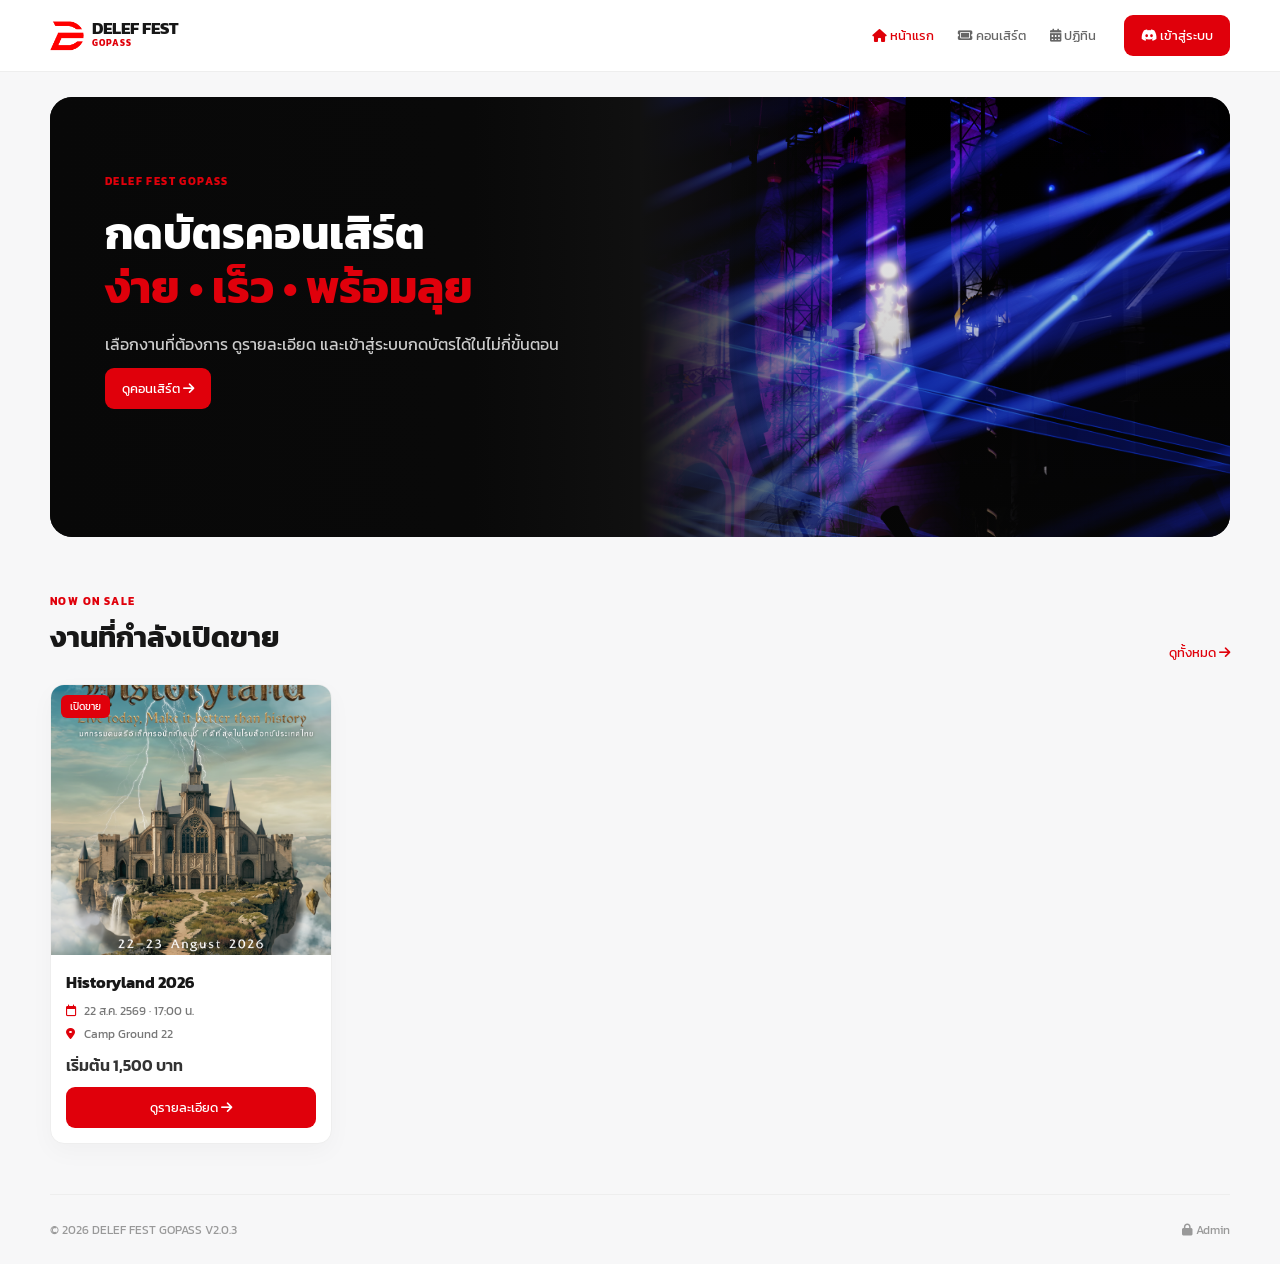
<file: index.html>
<!doctype html>
<html lang="th">

<head>
    <meta charset="utf-8">
    <meta name="viewport" content="width=device-width,initial-scale=1">

    <title>DELEF FEST GOPASS</title>

    <link rel="icon" href="images/logo1.png">

    <link href="https://fonts.googleapis.com/css2?family=Kanit:wght@300;400;500;600;700&display=swap" rel="stylesheet">

    <link rel="stylesheet"
        href="https://cdnjs.cloudflare.com/ajax/libs/font-awesome/6.7.2/css/all.min.css">

    <link rel="stylesheet" href="css/app.css">
</head>

<body>

    <header class="site-header">
        <div class="wrap nav">

            <a class="brand" href="index.html">
                <img src="images/logo1.png">
                <span>
                    DELEF FEST
                    <small>GOPASS</small>
                </span>
            </a>

            <nav>
                <a class="active" href="index.html">
                    <i class="fa-solid fa-house"></i>
                    หน้าแรก
                </a>

                <a href="events.html">
                    <i class="fa-solid fa-ticket"></i>
                    คอนเสิร์ต
                </a>

                <a href="events.html">
                    <i class="fa-solid fa-calendar-days"></i>
                    ปฏิทิน
                </a>
            </nav>

            <a class="login-btn" href="login.html">
                <i class="fa-brands fa-discord"></i>
                เข้าสู่ระบบ
            </a>

        </div>
    </header>

    <section class="hero wrap">

        <div class="hero-copy">
            <span class="kicker">DELEF FEST GOPASS</span>

            <h1>
                กดบัตรคอนเสิร์ต<br>
                <b>ง่าย • เร็ว • พร้อมลุย</b>
            </h1>

            <p>
                เลือกงานที่ต้องการ ดูรายละเอียด
                และเข้าสู่ระบบกดบัตรได้ในไม่กี่ขั้นตอน
            </p>

            <a class="btn red" href="events.html">
                ดูคอนเสิร์ต
                <i class="fa-solid fa-arrow-right"></i>
            </a>
        </div>

        <div class="hero-art">
            <img src="images/event-banner.png" alt="">
        </div>

    </section>

    <section class="wrap section">

        <div class="section-head">
            <div>
                <span class="kicker">NOW ON SALE</span>
                <h2>งานที่กำลังเปิดขาย</h2>
            </div>

            <a href="events.html">
                ดูทั้งหมด
                <i class="fa-solid fa-arrow-right"></i>
            </a>
        </div>

        <div id="homeEvents" class="cards"></div>

    </section>



    <footer>
        <div class="wrap footer">

            <span>© 2026 DELEF FEST GOPASS V2.0.3</span>

            <a href="admin/events.html">
                <i class="fa-solid fa-lock"></i>
                Admin
            </a>

        </div>
    </footer>

    <script src="js/app.js"></script>

    <script>
        renderHome();
    </script>

</body>

</html>
</file>
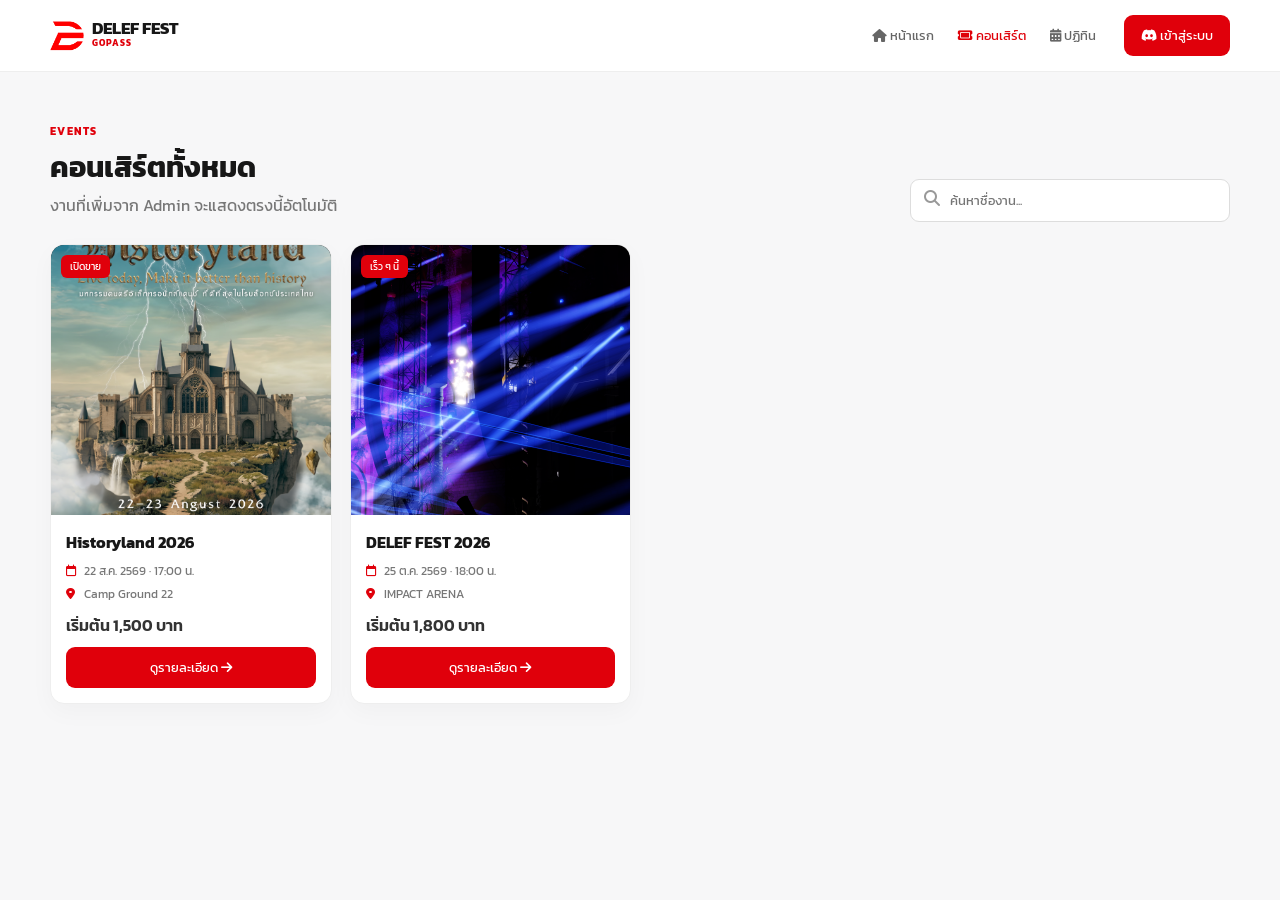
<file: events.html>
<!doctype html>
<html lang="th">

<head>
    <meta charset="utf-8">
    <meta name="viewport" content="width=device-width,initial-scale=1">

    <title>คอนเสิร์ตทั้งหมด | DELEF FEST GOPASS</title>

    <link rel="icon" href="images/logo1.png">

    <link href="https://fonts.googleapis.com/css2?family=Kanit:wght@300;400;500;600;700&display=swap" rel="stylesheet">

    <link rel="stylesheet"
        href="https://cdnjs.cloudflare.com/ajax/libs/font-awesome/6.7.2/css/all.min.css">

    <link rel="stylesheet" href="css/app.css">
</head>

<body>

    <header class="site-header">
        <div class="wrap nav">

            <a class="brand" href="index.html">
                <img src="images/logo1.png">
                <span>
                    DELEF FEST
                    <small>GOPASS</small>
                </span>
            </a>

            <nav>
                <a href="index.html">
                    <i class="fa-solid fa-house"></i>
                    หน้าแรก
                </a>

                <a class="active" href="events.html">
                    <i class="fa-solid fa-ticket"></i>
                    คอนเสิร์ต
                </a>

                <a href="events.html">
                    <i class="fa-solid fa-calendar-days"></i>
                    ปฏิทิน
                </a>
            </nav>

            <a class="login-btn" href="login.html">
                <i class="fa-brands fa-discord"></i>
                เข้าสู่ระบบ
            </a>

        </div>
    </header>

    <main class="wrap page">

        <div class="page-head">

            <div>
                <span class="kicker">EVENTS</span>
                <h1>คอนเสิร์ตทั้งหมด</h1>
                <p>งานที่เพิ่มจาก Admin จะแสดงตรงนี้อัตโนมัติ</p>
            </div>

            <div class="search">
                <i class="fa-solid fa-magnifying-glass"></i>
                <input id="search" placeholder="ค้นหาชื่องาน...">
            </div>

        </div>

        <div id="eventList" class="cards"></div>

    </main>

    <script src="js/app.js"></script>

    <script>
        renderEvents();
    </script>

</body>

</html>
</file>
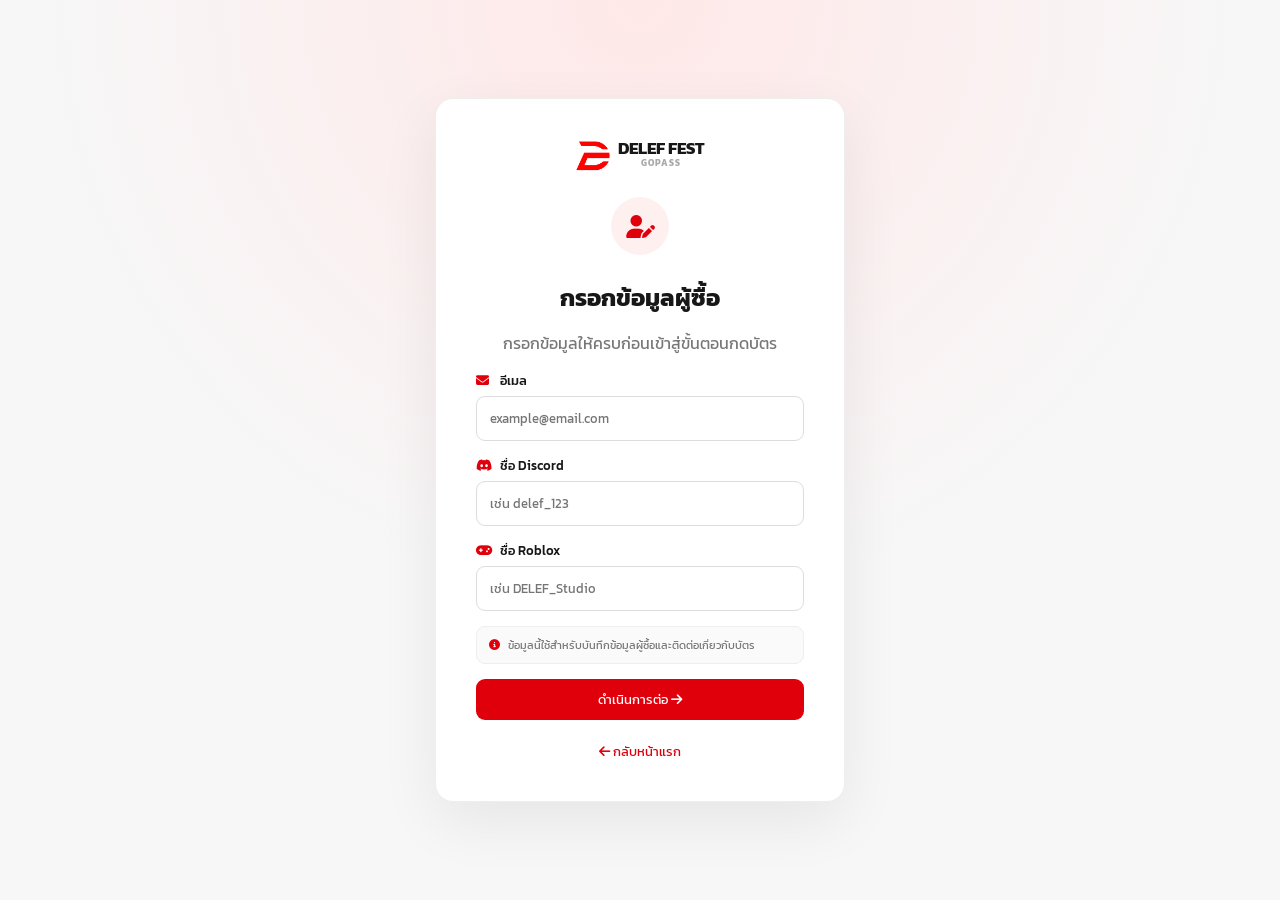
<file: login.html>
<!doctype html>
<html lang="th">
<head>
<meta charset="utf-8">
<meta name="viewport" content="width=device-width,initial-scale=1">
<title>กรอกข้อมูลผู้ซื้อ | DELEF FEST GOPASS</title>
<link rel="icon" href="images/logo1.png">
<link href="https://fonts.googleapis.com/css2?family=Kanit:wght@300;400;500;600;700&display=swap" rel="stylesheet">
<link rel="stylesheet" href="https://cdnjs.cloudflare.com/ajax/libs/font-awesome/6.7.2/css/all.min.css">
<link rel="stylesheet" href="css/app.css">
</head>
<body class="login-page">
<section class="login-box form-box">
  <a class="brand center" href="index.html">
    <img src="images/logo1.png"><span>DELEF FEST<small>GOPASS</small></span>
  </a>

  <div class="form-icon"><i class="fa-solid fa-user-pen"></i></div>
  <h1>กรอกข้อมูลผู้ซื้อ</h1>
  <p>กรอกข้อมูลให้ครบก่อนเข้าสู่ขั้นตอนกดบัตร</p>

  <form id="buyerForm">
    <label class="input-label">
      <span><i class="fa-solid fa-envelope"></i> อีเมล</span>
      <input id="email" type="email" placeholder="example@email.com" autocomplete="email" required>
    </label>

    <label class="input-label">
      <span><i class="fa-brands fa-discord"></i> ชื่อ Discord</span>
      <input id="discord" type="text" placeholder="เช่น delef_123" maxlength="50" required>
    </label>

    <label class="input-label">
      <span><i class="fa-solid fa-gamepad"></i> ชื่อ Roblox</span>
      <input id="roblox" type="text" placeholder="เช่น DELEF_Studio" maxlength="30" required>
    </label>

    <div class="form-note">
      <i class="fa-solid fa-circle-info"></i>
      ข้อมูลนี้ใช้สำหรับบันทึกข้อมูลผู้ซื้อและติดต่อเกี่ยวกับบัตร
    </div>

    <button class="btn red full" type="submit">
      ดำเนินการต่อ <i class="fa-solid fa-arrow-right"></i>
    </button>
  </form>

  <a href="index.html" class="back"><i class="fa-solid fa-arrow-left"></i> กลับหน้าแรก</a>
</section>

<script>
document.getElementById("buyerForm").addEventListener("submit", function(e){
  e.preventDefault();

  const buyer = {
    email: document.getElementById("email").value.trim(),
    discord: document.getElementById("discord").value.trim(),
    roblox: document.getElementById("roblox").value.trim(),
    savedAt: new Date().toISOString()
  };

  localStorage.setItem("delef_buyer", JSON.stringify(buyer));

  // ถ้ามีงานที่เลือกไว้ ให้ไปหน้าคิวของงานนั้น
  const id = new URLSearchParams(location.search).get("id");
  location.href = id ? "queue.html?id=" + encodeURIComponent(id) : "events.html";
});
</script>
</body>
</html>
</file>
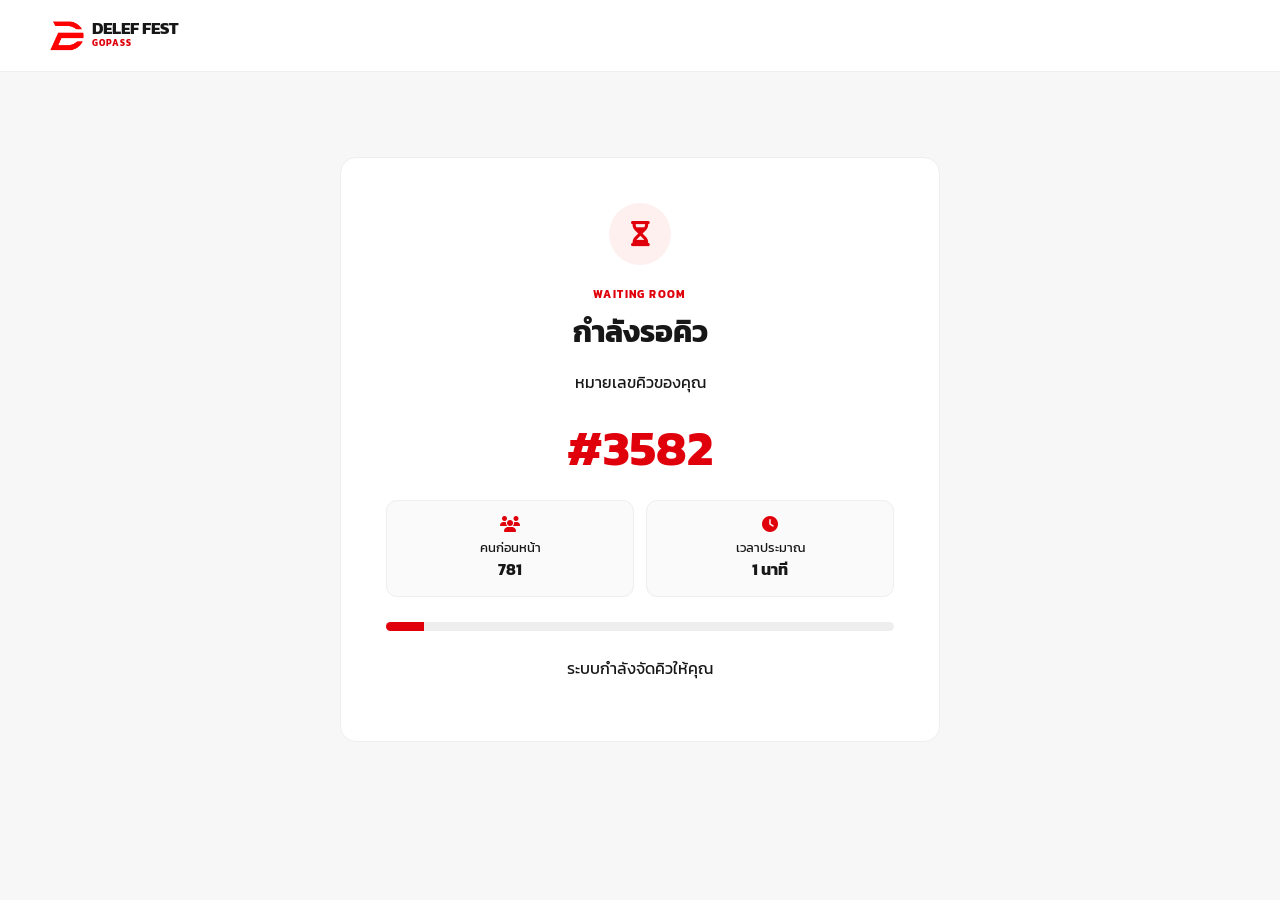
<file: queue.html>
<!doctype html>
<html lang="th">

<head>
    <meta charset="utf-8">
    <meta name="viewport" content="width=device-width,initial-scale=1">

    <title>รอคิว | DELEF FEST GOPASS</title>

    <link href="https://fonts.googleapis.com/css2?family=Kanit:wght@300;400;500;600;700&display=swap" rel="stylesheet">

    <link rel="stylesheet"
        href="https://cdnjs.cloudflare.com/ajax/libs/font-awesome/6.7.2/css/all.min.css">

    <link rel="stylesheet" href="css/app.css">
</head>

<body>

    <header class="site-header">
        <div class="wrap nav">

            <a class="brand" href="index.html">
                <img src="images/logo1.png">
                <span>
                    DELEF FEST
                    <small>GOPASS</small>
                </span>
            </a>

        </div>
    </header>

    <main class="wrap page narrow">

        <section class="queue-box">

            <div class="queue-icon">
                <i class="fa-solid fa-hourglass-half"></i>
            </div>

            <span class="kicker">WAITING ROOM</span>

            <h1>กำลังรอคิว</h1>

            <p>หมายเลขคิวของคุณ</p>

            <strong id="queueNo">#----</strong>

            <div class="queue-stats">

                <div>
                    <i class="fa-solid fa-users"></i>
                    <small>คนก่อนหน้า</small>
                    <b id="ahead">----</b>
                </div>

                <div>
                    <i class="fa-solid fa-clock"></i>
                    <small>เวลาประมาณ</small>
                    <b id="wait">-- นาที</b>
                </div>

            </div>

            <div class="progress">
                <div id="bar"></div>
            </div>

            <p id="queueStatus">ระบบกำลังจัดคิวให้คุณ</p>

        </section>

    </main>

    <script>

        const q = "#" + (Math.floor(Math.random() * 9000) + 1000);

        document.getElementById("queueNo").textContent = q;

        document.getElementById("ahead").textContent =
            (Math.floor(Math.random() * 900) + 50).toLocaleString();

        document.getElementById("wait").textContent =
            (Math.floor(Math.random() * 8) + 1) + " นาที";

        let p = 0;

        const t = setInterval(() => {

            p += 2.5;

            document.getElementById("bar").style.width = p + "%";

            if (p >= 100) {

                clearInterval(t);

                document.getElementById("queueStatus").textContent =
                    "ถึงคิวแล้ว กำลังเข้าสู่หน้าซื้อบัตร...";

                setTimeout(() => {
                    location.href = "seat.html" + location.search;
                }, 1200);

            }

        }, 300);

    </script>

</body>

</html>
</file>
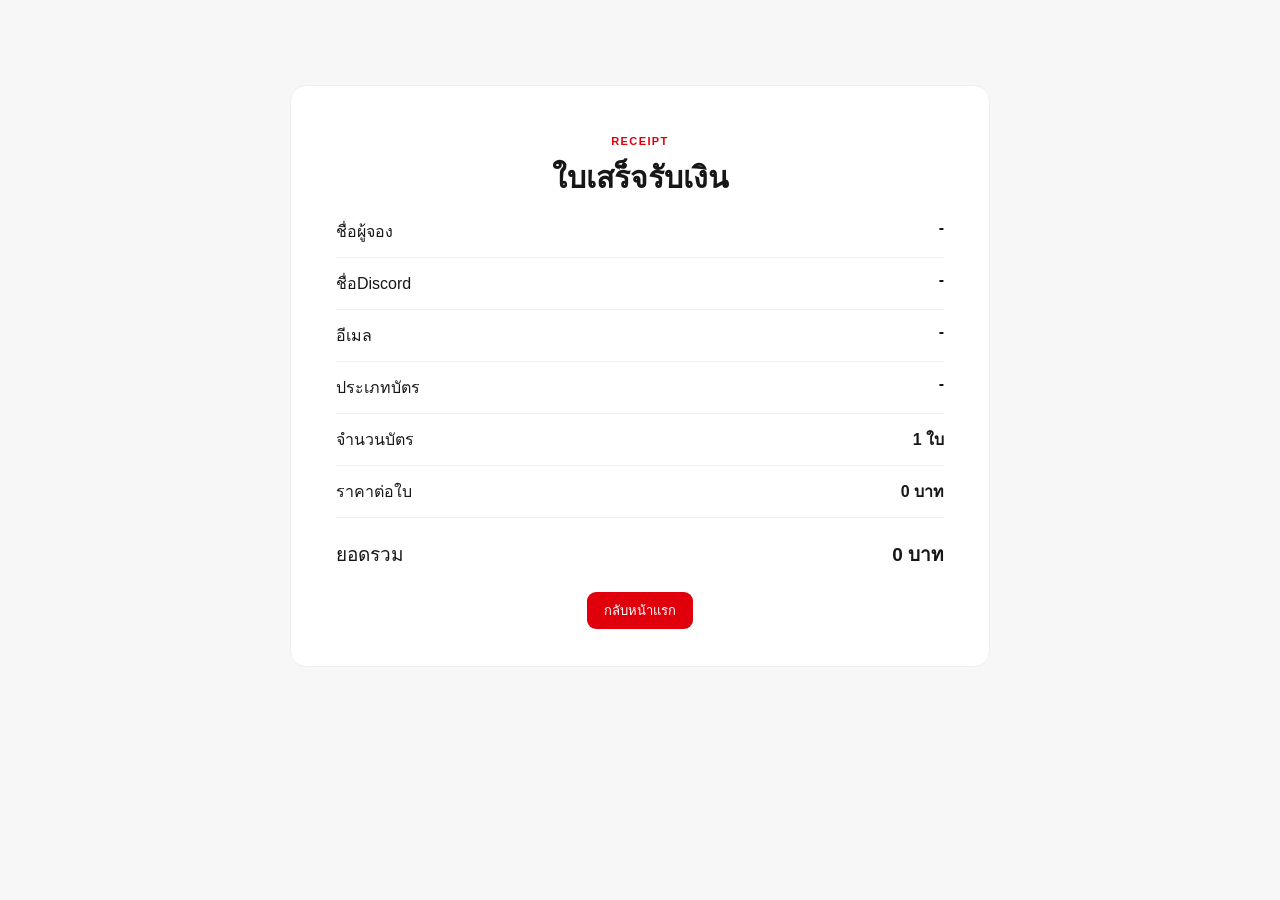
<file: receipt.html>
<!doctype html>
<html lang="th">

<head>
    <meta charset="utf-8">
    <meta name="viewport" content="width=device-width,initial-scale=1">

    <title>ใบเสร็จ | DELEF FEST GOPASS</title>

    <link rel="stylesheet" href="css/app.css">
</head>

<body class="page">

    <div class="queue-box narrow">

        <span class="kicker">RECEIPT</span>

        <h1>ใบเสร็จรับเงิน</h1>

        <div id="receipt"></div>

        <br>

        <a href="index.html" class="btn red">
            กลับหน้าแรก
        </a>

    </div>

    <script>

        const name = localStorage.getItem("customerName") || "-";
        const discordName = localStorage.getItem("customerDiscordName") || "-";
        const email = localStorage.getItem("customerEmail") || "-";

        const type = localStorage.getItem("ticketType") || "-";
        const qty = Number(localStorage.getItem("ticketQty") || 1);
        const price = Number(localStorage.getItem("ticketPrice") || 0);

        document.getElementById("receipt").innerHTML = `
            <div class="order-row">
                <span>ชื่อผู้จอง</span>
                <b>${name}</b>
            </div>

            <div class="order-row">
                <span>ชื่อDiscord</span>
                <b>${discordName}</b>
            </div>

            <div class="order-row">
                <span>อีเมล</span>
                <b>${email}</b>
            </div>

            <div class="order-row">
                <span>ประเภทบัตร</span>
                <b>${type}</b>
            </div>

            <div class="order-row">
                <span>จำนวนบัตร</span>
                <b>${qty} ใบ</b>
            </div>

            <div class="order-row">
                <span>ราคาต่อใบ</span>
                <b>${price.toLocaleString("th-TH")} บาท</b>
            </div>

            <div class="total">
                <span>ยอดรวม</span>
                <b>${(qty * price).toLocaleString("th-TH")} บาท</b>
            </div>
        `;

    </script>

</body>

</html>
</file>
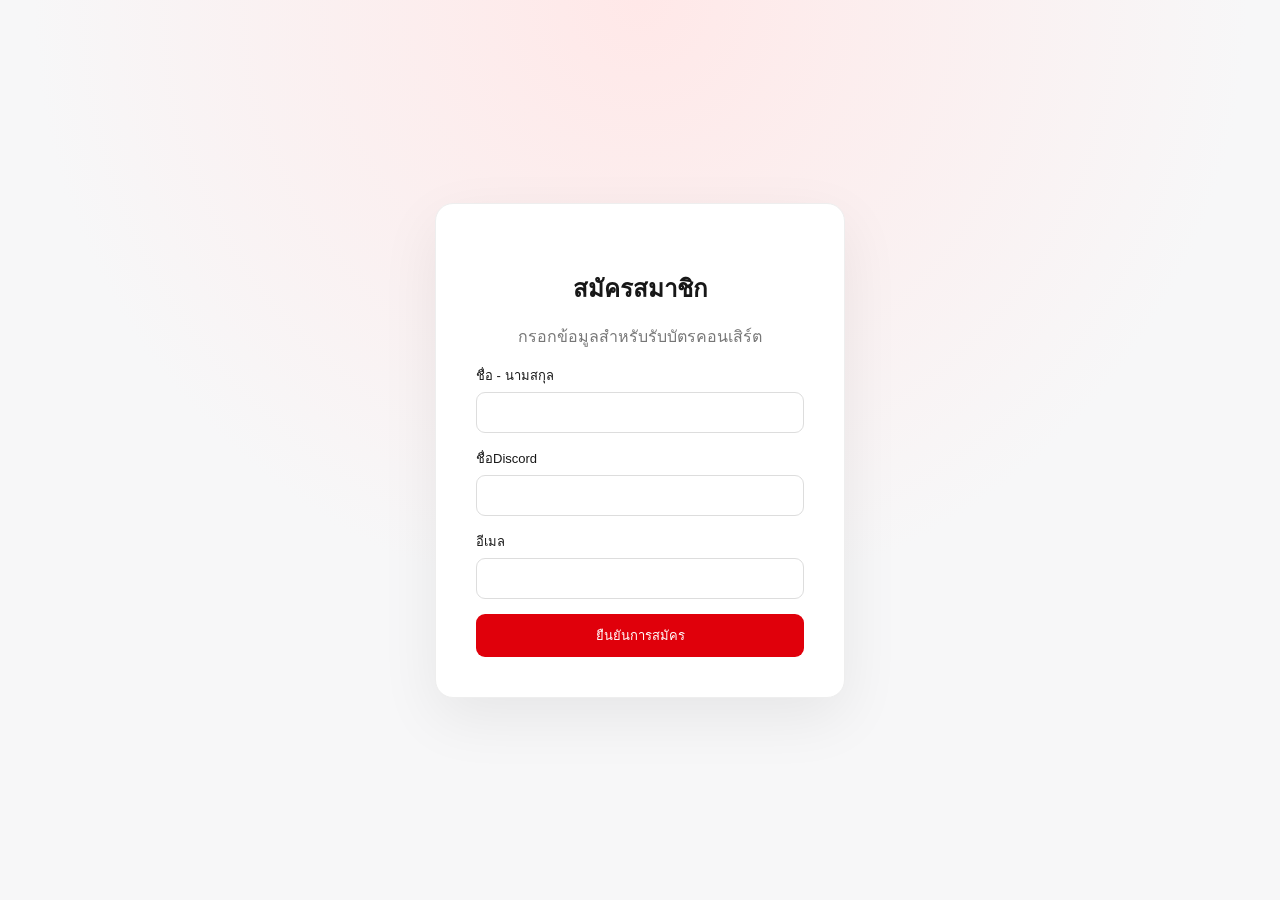
<file: register.html>
<!doctype html>
<html lang="th">

<head>
    <meta charset="utf-8">
    <meta name="viewport" content="width=device-width,initial-scale=1">

    <title>สมัครสมาชิก | DELEF FEST GOPASS</title>

    <link rel="stylesheet" href="css/app.css">
</head>

<body class="login-page">

    <section class="login-box form-box">

        <h1>สมัครสมาชิก</h1>

        <p>กรอกข้อมูลสำหรับรับบัตรคอนเสิร์ต</p>

        <form onsubmit="registerUser(event)">

            <label class="input-label">
                <span>ชื่อ - นามสกุล</span>
                <input id="name" required>
            </label>

            <label class="input-label">
                <span>ชื่อDiscord</span>
                <input id="discordName" required>
            </label>

            <label class="input-label">
                <span>อีเมล</span>
                <input id="email" type="email" required>
            </label>

            <button type="submit" class="btn red full">
                ยืนยันการสมัคร
            </button>

        </form>

    </section>

    <script>
        function registerUser(event) {
            event.preventDefault();

            localStorage.setItem(
                "customerName",
                document.getElementById("name").value
            );

            localStorage.setItem(
                "customerPhone",
                document.getElementById("phone").value
            );

            localStorage.setItem(
                "customerEmail",
                document.getElementById("email").value
            );

            location.href = "receipt.html";
        }
    </script>

</body>

</html>
</file>
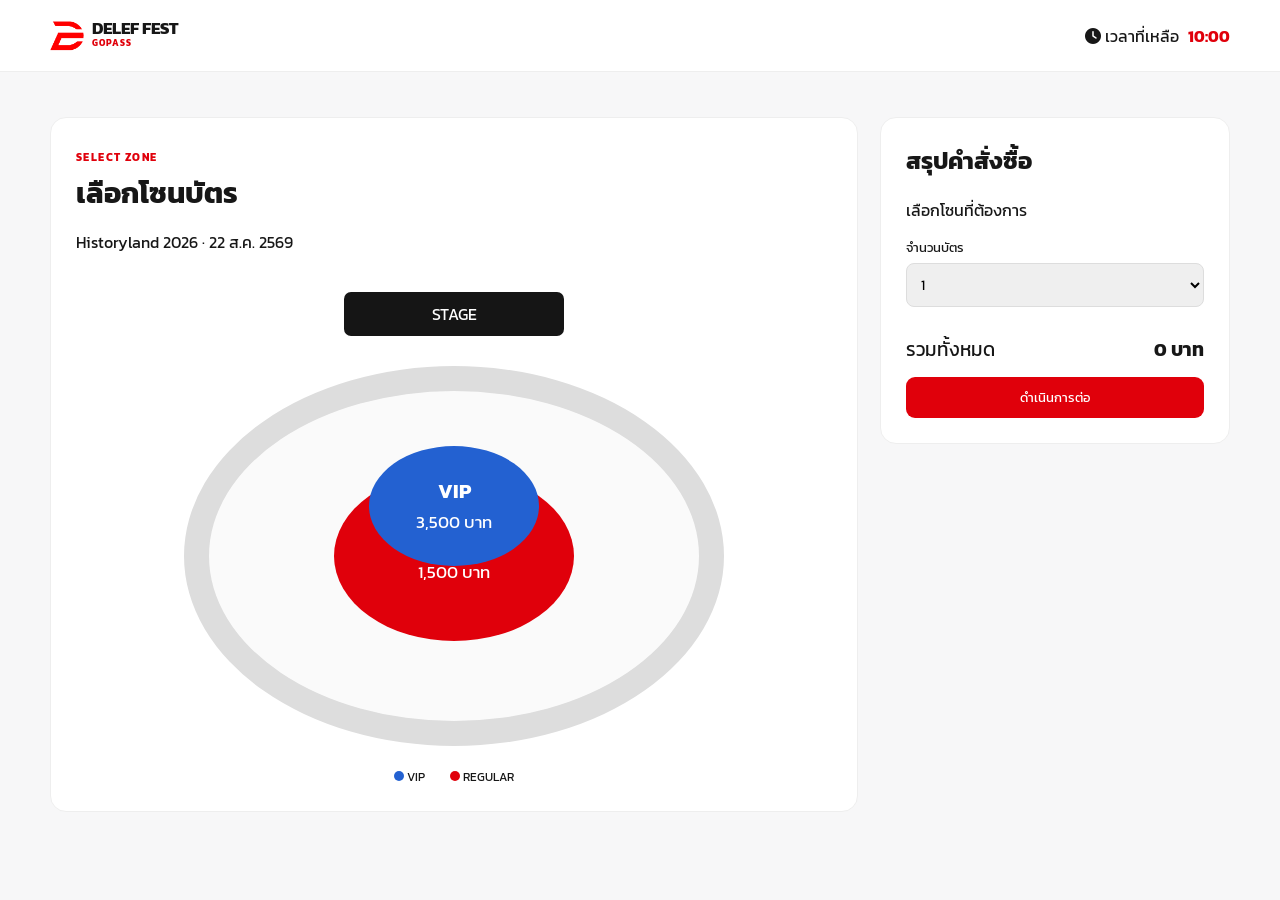
<file: seat.html>
<!doctype html>
<html lang="th">

<head>
    <meta charset="utf-8">
    <meta name="viewport" content="width=device-width,initial-scale=1">

    <title>เลือกบัตร | DELEF FEST GOPASS</title>

    <link href="https://fonts.googleapis.com/css2?family=Kanit:wght@300;400;500;600;700&display=swap" rel="stylesheet">

    <link rel="stylesheet"
        href="https://cdnjs.cloudflare.com/ajax/libs/font-awesome/6.7.2/css/all.min.css">

    <link rel="stylesheet" href="css/app.css">
</head>

<body>

    <header class="site-header">

        <div class="wrap nav">

            <a class="brand" href="index.html">
                <img src="images/logo1.png">
                <span>
                    DELEF FEST
                    <small>GOPASS</small>
                </span>
            </a>

            <div class="timer">
                <i class="fa-solid fa-clock"></i>
                เวลาที่เหลือ
                <b id="timer">10:00</b>
            </div>

        </div>

    </header>

    <main class="wrap page">
        <div id="seatPage"></div>
    </main>

    <script src="js/app.js"></script>

    <script>
        renderSeat();
    </script>

</body>

</html>
</file>
<file: css/app.css>
*{box-sizing:border-box}html{scroll-behavior:smooth}body{margin:0;background:#f7f7f8;color:#171717;font-family:"Kanit",sans-serif}a{text-decoration:none;color:inherit}button,input,select{font-family:inherit}.wrap{width:min(1180px,calc(100% - 36px));margin:auto}.site-header{height:72px;background:#fff;border-bottom:1px solid #eee;position:sticky;top:0;z-index:50}.nav{height:100%;display:flex;align-items:center;gap:28px}.brand{display:flex;align-items:center;gap:8px;font-weight:700;font-size:17px;line-height:15px}.brand img{width:34px;height:34px;object-fit:contain}.brand small{display:block;color:#e0000b;font-size:9px;letter-spacing:1px}.nav nav{display:flex;gap:24px;margin-left:auto}.nav nav a{font-size:13px;color:#666}.nav nav a:hover,.nav nav .active{color:#df0009}.login-btn,.btn{border:0;border-radius:9px;padding:11px 17px;cursor:pointer;font-size:13px}.login-btn{background:#e0000b;color:#fff}.red{background:#e0000b;color:#fff}.disabled{background:#ddd;color:#777}.hero{margin-top:25px;min-height:440px;background:#101010;border-radius:22px;overflow:hidden;display:grid;grid-template-columns:1fr 1fr;color:#fff}.hero-copy{padding:70px 55px;background:linear-gradient(90deg,#080808 0%,#080808dd 72%,transparent)}.kicker{color:#e0000b;font-size:11px;font-weight:700;letter-spacing:1.4px}.hero h1{font-size:45px;line-height:1.2;margin:15px 0}.hero h1 b{color:#e0000b}.hero p{color:#ccc;max-width:500px;line-height:1.8}.hero-art{position:relative;overflow:hidden}.hero-art:after{content:"";position:absolute;inset:0;background:linear-gradient(90deg,#111 0%,transparent 35%),linear-gradient(0deg,#1115,transparent)}.hero-art img{width:100%;height:100%;object-fit:cover}.section{padding:50px 0}.section-head,.page-head,.admin-head{display:flex;align-items:end;justify-content:space-between;margin-bottom:22px}.section-head h2,.page h1,.admin-head h1{margin:4px 0;font-size:29px}.section-head>a{color:#e0000b;font-size:13px}.cards{display:grid;grid-template-columns:repeat(4,1fr);gap:18px}.event-card{background:#fff;border:1px solid #eee;border-radius:14px;overflow:hidden;box-shadow:0 8px 24px #00000008;transition:.2s}.event-card:hover{transform:translateY(-4px);box-shadow:0 15px 35px #00000012}.poster{height:270px;background:#191919;position:relative;overflow:hidden}.poster img{width:100%;height:100%;object-fit:cover}.poster-fallback{height:100%;display:grid;place-items:center;color:#fff;text-align:center;padding:20px;font-size:22px;font-weight:700}.badge{position:absolute;left:10px;top:10px;background:#e0000b;color:#fff;padding:4px 9px;border-radius:6px;font-size:10px}.card-body{padding:15px}.card-body h3{margin:0 0 8px;font-size:16px}.card-body p{margin:5px 0;color:#777;font-size:12px}.card-body p i{color:#e0000b;width:18px}.price{font-weight:600;margin:10px 0;color:#333}.full{width:100%;display:block;text-align:center}.news-grid{display:grid;grid-template-columns:1fr 1fr;gap:15px}.news-grid article{background:#fff;border:1px solid #eee;border-radius:14px;padding:20px;display:flex;gap:15px}.news-grid article>i{width:45px;height:45px;display:grid;place-items:center;background:#fff0f0;color:#e0000b;border-radius:11px}.news-grid small{color:#999}.news-grid h3{margin:4px 0;font-size:15px}.news-grid p{margin:0;color:#777;font-size:12px}.footer{height:70px;border-top:1px solid #eee;display:flex;justify-content:space-between;align-items:center;color:#999;font-size:12px}.page{padding:45px 0 80px}.page-head p,.admin-head p{color:#777;margin:5px 0}.search{width:320px;background:#fff;border:1px solid #ddd;border-radius:9px;padding:10px 13px;display:flex;gap:8px}.search i{color:#999}.search input{border:0;outline:0;width:100%;font-size:13px}.detail{display:grid;grid-template-columns:440px 1fr;gap:45px}.detail-poster{height:590px;border-radius:16px;overflow:hidden;background:#222}.detail-poster img{width:100%;height:100%;object-fit:cover}.detail h1{font-size:39px;margin:8px 0 18px}.info-line{display:flex;gap:10px;align-items:center;margin:9px 0;color:#666}.info-line i{color:#e0000b;width:18px}.mt{margin-top:35px}.ticket-types{display:grid;gap:10px;margin:18px 0}.ticket-types>div{background:#fff;border:1px solid #ddd;border-radius:11px;padding:15px;display:flex;justify-content:space-between}.ticket-types strong{color:#e0000b}.select-layout{display:grid;grid-template-columns:1fr 350px;gap:22px}.zone-box,.order,.queue-box{background:#fff;border:1px solid #eee;border-radius:16px;padding:25px}.stage-big{width:220px;margin:10px auto 30px;background:#151515;color:#fff;text-align:center;padding:10px;border-radius:7px}.zone-map{height:380px;max-width:540px;margin:auto;border-radius:50%;background:#fafafa;border:25px solid #ddd;position:relative;display:grid;place-items:center}.zone{border:0;cursor:pointer;color:#fff;font-weight:700;border-radius:50%;width:240px;height:170px;font-size:20px}.zone small{font-weight:400}.regular-zone{background:#e0000b}.vip-zone{background:#2361d1;width:170px;height:120px;position:absolute;top:55px}.legend{display:flex;justify-content:center;gap:25px;margin-top:22px;font-size:12px}.dot{width:10px;height:10px;border-radius:50%;display:inline-block}.blue{background:#2361d1}.red-dot{background:#e0000b}.order{height:max-content;position:sticky;top:95px}.order h2{margin-top:0}.order-row,.total{display:flex;justify-content:space-between;border-bottom:1px solid #eee;padding:13px 0}.total{font-size:19px;border:0;margin-top:8px}.order label{font-size:13px;display:block;margin:15px 0}.order select{display:block;width:100%;padding:10px;border:1px solid #ddd;border-radius:8px;margin-top:6px}.timer{margin-left:auto}.timer b{color:#e0000b;margin-left:5px}.queue-box{max-width:600px;margin:40px auto;text-align:center;padding:45px}.narrow{max-width:700px}.queue-icon{width:62px;height:62px;margin:auto auto 15px;border-radius:50%;background:#fff0f0;color:#e0000b;display:grid;place-items:center;font-size:25px}.queue-box h1{font-size:30px;margin:5px}.queue-box>strong{font-size:50px;color:#e0000b;display:block;margin:15px}.queue-stats{display:grid;grid-template-columns:1fr 1fr;gap:12px}.queue-stats>div{background:#fafafa;border:1px solid #eee;border-radius:11px;padding:15px}.queue-stats i{display:block;color:#e0000b;margin-bottom:5px}.queue-stats small,.queue-stats b{display:block}.progress{height:9px;background:#eee;border-radius:20px;margin:25px 0;overflow:hidden}.progress div{height:100%;width:0;background:#e0000b;transition:.3s}.login-page{min-height:100vh;display:grid;place-items:center;background:radial-gradient(circle at top,#ffe8e8,#f7f7f8 55%)}.login-box{width:min(410px,calc(100% - 28px));background:#fff;border:1px solid #eee;border-radius:18px;padding:40px;text-align:center;box-shadow:0 20px 60px #00000012}.center{justify-content:center}.login-box h1{margin:25px 0 5px}.login-box p{color:#777}.discord{width:100%;border:0;background:#5865f2;color:#fff;padding:13px;border-radius:9px;font-weight:600;cursor:pointer;margin:18px 0}.login-box small{display:block;color:#aaa}.back{display:block;color:#e0000b;margin-top:22px;font-size:13px}.admin{display:flex;min-height:100vh;background:#f5f5f6}.sidebar{width:245px;background:#121212;color:#fff;padding:22px 14px;display:flex;flex-direction:column;gap:5px}.sidebar .brand{margin:0 10px 30px}.sidebar>a:not(.brand){padding:12px 13px;border-radius:8px;color:#aaa;font-size:13px}.sidebar>a:not(.brand) i{width:23px}.side-active{background:#e0000b;color:#fff!important}.side-bottom{margin-top:auto}.admin-main{flex:1;padding:40px}.admin-card{background:#fff;border:1px solid #eee;border-radius:15px;overflow:auto}.admin-card table{width:100%;border-collapse:collapse}.admin-card th,.admin-card td{padding:13px 15px;border-bottom:1px solid #eee;text-align:left;font-size:12px}.thumb{width:65px;height:50px;object-fit:cover;border-radius:6px;background:#222}.status{background:#e9f8ee;color:#16813c;padding:4px 8px;border-radius:15px}.icon-btn{border:0;background:#f2f2f2;border-radius:6px;padding:7px;cursor:pointer;margin-right:3px}.icon-btn.danger{color:#e0000b}.modal{position:fixed;inset:0;background:#0008;display:grid;place-items:center;z-index:100}.hide{display:none!important}.modal-box{width:min(560px,calc(100% - 25px));max-height:90vh;overflow:auto;background:#fff;border-radius:17px;padding:27px;position:relative}.modal-box .x{position:absolute;right:15px;top:15px;border:0;background:transparent;font-size:19px;cursor:pointer}.modal-box label{display:block;font-size:13px;margin:11px 0}.modal-box input,.modal-box select{display:block;width:100%;padding:10px;border:1px solid #ddd;border-radius:8px;margin-top:5px;outline:0}.two{display:grid;grid-template-columns:1fr 1fr;gap:10px}.modal-box small{display:block;color:#999;margin-top:4px}.preview{max-width:180px;max-height:180px;object-fit:cover;border-radius:8px;margin:8px 0}
@media(max-width:900px){.cards{grid-template-columns:repeat(2,1fr)}.hero{grid-template-columns:1fr}.hero-art{display:none}.nav nav{display:none}.detail,.select-layout{grid-template-columns:1fr}.order{position:static}.admin-main{padding:25px}.sidebar{width:70px}.sidebar .brand span,.sidebar>a:not(.brand){font-size:0}.sidebar>a:not(.brand) i{font-size:15px}.sidebar .brand img{margin:auto}.page-head{display:block}.search{width:100%;margin-top:18px}}
@media(max-width:560px){.wrap{width:calc(100% - 24px)}.cards,.news-grid{grid-template-columns:1fr}.hero-copy{padding:45px 25px}.hero h1{font-size:34px}.detail-poster{height:430px}.detail h1{font-size:30px}.zone-map{height:300px;border-width:16px}.zone{width:180px;height:130px}.vip-zone{width:130px;height:90px;top:42px;font-size:16px}.queue-stats{grid-template-columns:1fr}.two{grid-template-columns:1fr}.admin-main{padding:18px}.admin-head{display:block}.admin-head .btn{margin-top:15px}.login-btn{font-size:0;padding:11px 13px}.login-btn i{font-size:15px}}

.form-box{max-width:460px}.form-icon{width:58px;height:58px;margin:24px auto 10px;border-radius:50%;display:grid;place-items:center;background:#fff0f0;color:#e0000b;font-size:23px}.input-label{text-align:left;display:block;margin:15px 0}.input-label>span{display:block;font-size:13px;font-weight:500;margin-bottom:6px}.input-label i{color:#e0000b;width:21px}.input-label input{width:100%;padding:12px 13px;border:1px solid #ddd;border-radius:9px;outline:0;font-size:13px;background:#fff}.input-label input:focus{border-color:#e0000b;box-shadow:0 0 0 3px #e0000b12}.form-note{text-align:left;background:#fafafa;border:1px solid #eee;border-radius:9px;padding:10px 12px;font-size:11px;color:#777;margin:15px 0}.form-note i{color:#e0000b;margin-right:5px}
</file>
